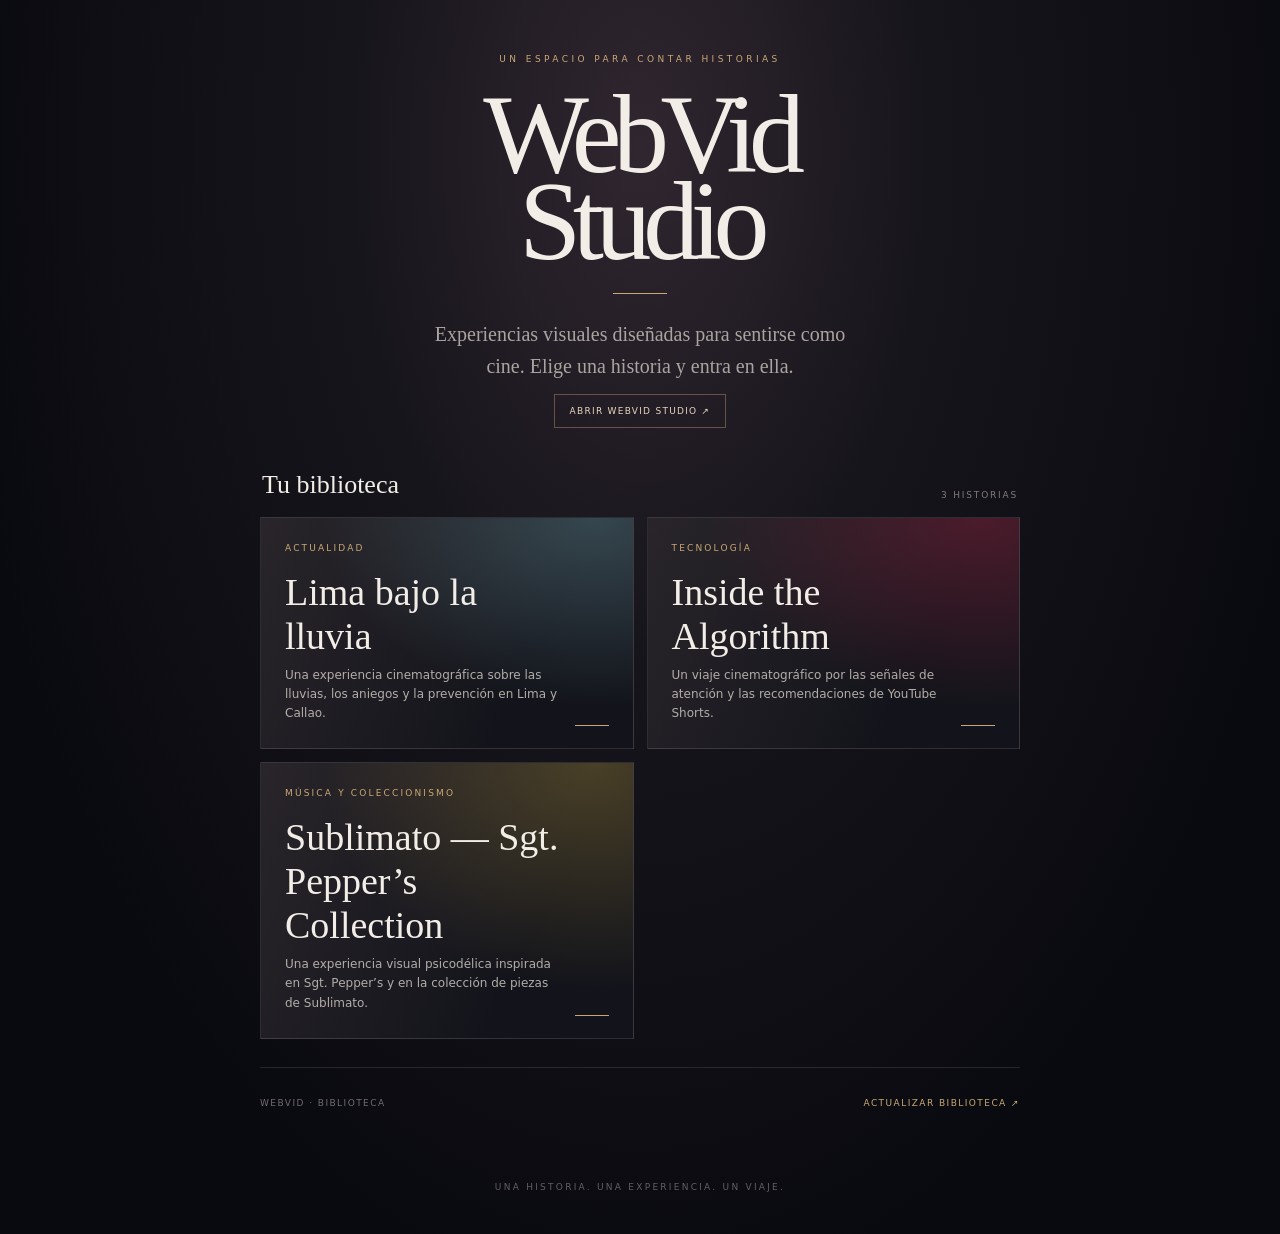
<file: index.html>
<!doctype html>
<html lang="es">
<head>
  <meta charset="utf-8">
  <meta name="viewport" content="width=device-width, initial-scale=1, viewport-fit=cover">
  <meta name="theme-color" content="#090a0f">
  <meta name="description" content="WebVid Studio: historias visuales cinematográficas.">
  <meta name="color-scheme" content="dark">
  <link rel="manifest" href="./manifest.webmanifest">
  <link rel="icon" href="./icon.svg" type="image/svg+xml">
  <link rel="apple-touch-icon" href="./icon.svg">
  <meta name="apple-mobile-web-app-capable" content="yes">
  <meta name="apple-mobile-web-app-status-bar-style" content="black-translucent">
  <title>WebVid Studio</title>
  <style>
    :root{color-scheme:dark;--bg:#090a0f;--paper:#f2eee7;--muted:#aaa4a0;--gold:#c9a875;--line:#ffffff1c}
    *{box-sizing:border-box}
    html{min-height:100%;background:var(--bg);scroll-behavior:smooth}
    body{margin:0;min-height:100svh;color:var(--paper);font-family:Inter,ui-sans-serif,system-ui,-apple-system,sans-serif;background:radial-gradient(ellipse at 50% 12%,#302630 0%,#17151c 32%,var(--bg) 76%);padding:0 20px env(safe-area-inset-bottom)}
    .shell{width:min(100%,760px);margin:0 auto;padding:calc(54px + env(safe-area-inset-top)) 0 42px}
    header{text-align:center;padding:0 8px 42px}
    .eyebrow{font-size:9px;letter-spacing:.38em;text-transform:uppercase;color:var(--gold)}
    h1{font-family:Georgia,'Times New Roman',serif;font-size:clamp(62px,15vw,112px);font-weight:400;letter-spacing:-.075em;line-height:.78;margin:27px 0}
    .rule{height:1px;width:54px;background:var(--gold);margin:0 auto 24px}
    .intro{max-width:430px;margin:auto;color:var(--muted);font-family:Georgia,serif;font-size:clamp(16px,4vw,20px);line-height:1.6}
    .section-head{display:flex;align-items:end;justify-content:space-between;gap:16px;margin:0 2px 17px}
    .section-head h2{font:400 26px Georgia,serif;margin:0}
    .section-head span{font-size:9px;letter-spacing:.2em;text-transform:uppercase;color:#817b7a}
    #library{display:grid;gap:13px}
    .experience{position:relative;display:block;min-height:172px;overflow:hidden;text-decoration:none;color:inherit;border:1px solid var(--line);background:linear-gradient(115deg,#29252a,#13141b 70%);padding:25px 24px;isolation:isolate}
    .experience:before{content:"";position:absolute;z-index:-1;inset:0;background:radial-gradient(ellipse at 90% 0%,var(--accent,#9d7951) 0%,transparent 58%);opacity:.24;transition:opacity .5s,transform .7s}
    .experience:after{content:"";position:absolute;right:24px;bottom:22px;width:34px;height:1px;background:var(--gold);transition:width .4s}
    .experience:active:before{opacity:.4;transform:scale(1.08)}
    .experience:active:after{width:58px}
    .tag{font-size:9px;letter-spacing:.24em;text-transform:uppercase;color:var(--gold)}
    .experience h3{font:400 clamp(27px,7vw,38px) Georgia,serif;margin:17px 0 8px;max-width:85%}
    .experience p{font-size:12px;line-height:1.6;color:#b3ada8;margin:0;max-width:85%}
    .empty{border:1px dashed #ffffff2b;padding:35px 24px;text-align:center;background:#ffffff05}
    .empty .symbol{font:300 38px Georgia,serif;color:var(--gold);margin-bottom:14px}
    .empty h3{font:400 23px Georgia,serif;margin:0 0 9px}
    .empty p{font-size:12px;line-height:1.7;color:var(--muted);max-width:340px;margin:auto}
    .bottom{display:flex;justify-content:space-between;align-items:center;gap:12px;margin-top:28px;padding-top:20px;border-top:1px solid var(--line);color:#716c70;font-size:9px;letter-spacing:.16em;text-transform:uppercase}
    .refresh{border:0;background:none;color:var(--gold);font:inherit;letter-spacing:inherit;text-transform:inherit;padding:10px 0;cursor:pointer}
    .studio-entry{display:inline-block;margin:12px auto 0;padding:11px 15px;border:1px solid #c9a87566;color:#e6d6bd;text-decoration:none;font-size:9px;letter-spacing:.14em;text-transform:uppercase}
    .studio-entry:active{background:#c9a87520}
    .install{display:none;margin:20px auto 0;border:1px solid #c9a87588;background:#c9a87512;color:#f4e7d0;padding:13px 18px;font-size:10px;letter-spacing:.14em;text-transform:uppercase}
    .notice{min-height:16px;margin-top:10px;text-align:center;color:#807b7d;font-size:10px}
    footer{text-align:center;margin-top:38px;color:#625f65;font-size:9px;letter-spacing:.25em;text-transform:uppercase}
    @media(min-width:620px){#library{grid-template-columns:repeat(2,minmax(0,1fr))}.experience{min-height:210px}}
    @media(prefers-reduced-motion:reduce){*,*::before,*::after{scroll-behavior:auto!important;transition:none!important;animation:none!important}}
  </style>
</head>
<body>
  <main class="shell">
    <header>
      <div class="eyebrow">Un espacio para contar historias</div>
      <h1>WebVid<br>Studio</h1>
      <div class="rule"></div>
      <p class="intro">Experiencias visuales diseñadas para sentirse como cine. Elige una historia y entra en ella.</p>
      <button class="install" id="installBtn" type="button">Instalar WebVid</button>
      <a class="studio-entry" href="./studio/">Abrir WebVid Studio ↗</a>
    </header>

    <section aria-labelledby="libraryTitle">
      <div class="section-head">
        <h2 id="libraryTitle">Tu biblioteca</h2>
        <span id="count">Cargando historias</span>
      </div>
      <div id="library" aria-live="polite">
        <div class="empty"><div class="symbol">✳</div><h3>Preparando tus historias</h3><p>Un momento, estamos cargando la biblioteca.</p></div>
      </div>
      <div class="bottom">
        <span>WebVid · Biblioteca</span>
        <button class="refresh" id="refreshBtn" type="button">Actualizar biblioteca ↗</button>
      </div>
      <div class="notice" id="notice" role="status" aria-live="polite"></div>
    </section>
    <footer>Una historia. Una experiencia. Un viaje.</footer>
  </main>
  <script>
    let installPrompt = null;
    const library = document.getElementById("library");
    const count = document.getElementById("count");
    const notice = document.getElementById("notice");
    const installBtn = document.getElementById("installBtn");
    const EXPERIENCE_PATH = /^\.\/experiencias\/[a-z0-9]+(?:-[a-z0-9]+)*\/?$/;

    function safeText(value) {
      return String(value ?? "").replace(/[&<>"']/g, char => ({
        "&": "&amp;", "<": "&lt;", ">": "&gt;", '"': "&quot;", "'": "&#39;"
      })[char]);
    }

    function renderExperiences(items) {
      const valid = Array.isArray(items) ? items.filter(item =>
        item && typeof item.title === "string" && item.title.trim() &&
        typeof item.path === "string" && EXPERIENCE_PATH.test(item.path)
      ) : [];

      count.textContent = valid.length + " " + (valid.length === 1 ? "historia" : "historias");

      if (!valid.length) {
        library.innerHTML = '<div class="empty"><div class="symbol">✳</div><h3>Tu primera historia está por llegar</h3><p>Cuando publiquemos una experiencia nueva, aparecerá automáticamente aquí. Solo tendrás que abrir WebVid y entrar en su historia.</p></div>';
        return;
      }

      library.innerHTML = valid.map(item => {
        const path = safeText(item.path);
        const title = safeText(item.title);
        const description = safeText(item.description || "Una experiencia visual cinematográfica.");
        const category = safeText(item.category || "Experiencia");
        const accent = /^#[0-9a-f]{3,8}$/i.test(item.accent || "") ? item.accent : "#9d7951";
        return '<a class="experience" href="' + path + '" style="--accent:' + accent + '"><div class="tag">' +
          category + '</div><h3>' + title + '</h3><p>' + description + '</p></a>';
      }).join("");
    }

    async function loadLibrary() {
      notice.textContent = "Actualizando…";
      try {
        const response = await fetch("./experiencias.json", { cache: "no-store" });
        if (!response.ok) throw new Error("No se pudo leer la biblioteca");
        const data = await response.json();
        if (!data || !Array.isArray(data.experiences)) throw new Error("Formato de catálogo inválido");
        renderExperiences(data.experiences);
        notice.textContent = navigator.onLine ? "" : "Mostrando la biblioteca guardada sin conexión.";
      } catch (error) {
        count.textContent = "Biblioteca";
        library.innerHTML = '<div class="empty"><div class="symbol">…</div><h3>No pudimos cargar las historias</h3><p>Comprueba tu conexión. Si ya habías abierto WebVid, vuelve a intentarlo para recuperar la biblioteca guardada.</p></div>';
        notice.textContent = "No se pudo actualizar la biblioteca.";
      }
    }

    document.getElementById("refreshBtn").addEventListener("click", loadLibrary);
    window.addEventListener("pageshow", loadLibrary);
    window.addEventListener("online", loadLibrary);
    window.addEventListener("offline", () => {
      notice.textContent = "Estás sin conexión. Se utilizarán los recursos guardados cuando estén disponibles.";
    });

    window.addEventListener("beforeinstallprompt", event => {
      event.preventDefault();
      installPrompt = event;
      installBtn.style.display = "inline-block";
    });

    installBtn.addEventListener("click", async () => {
      if (!installPrompt) return;
      installPrompt.prompt();
      const choice = await installPrompt.userChoice;
      notice.textContent = choice?.outcome === "accepted" ? "WebVid se está instalando." : "Instalación cancelada.";
      installPrompt = null;
      installBtn.style.display = "none";
    });

    if ("serviceWorker" in navigator && location.protocol === "https:") {
      window.addEventListener("load", async () => {
        try {
          const registration = await navigator.serviceWorker.register("./sw.js", { updateViaCache: "none" });
          registration.update().catch(() => {});
        } catch {
          notice.textContent = "La biblioteca funciona, pero no se pudo activar el modo sin conexión.";
        }
      });
    }
  </script>
</body>
</html>
</file>
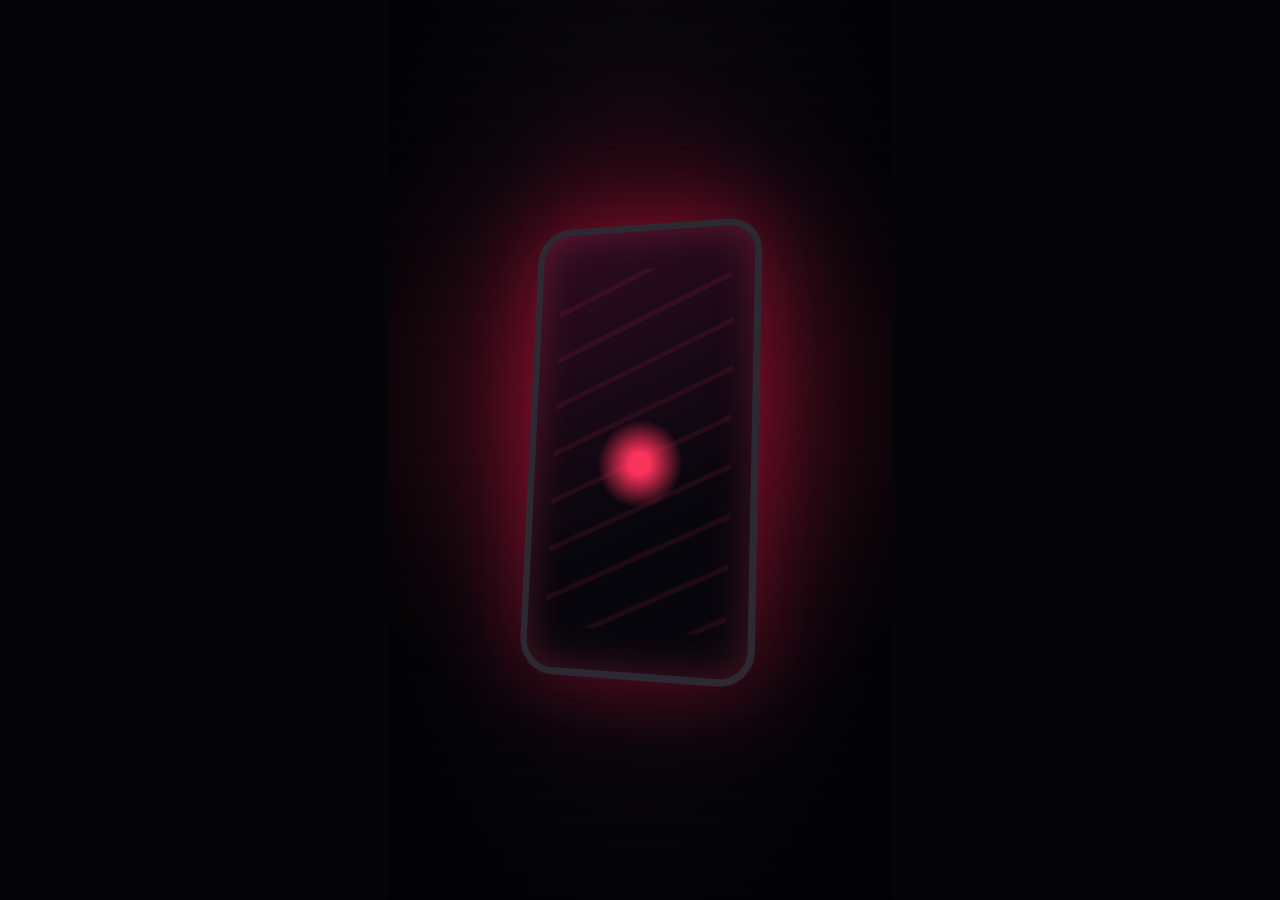
<file: experiencias/inside-the-algorithm/index.html>
<!doctype html><html lang="en"><head><meta charset="utf-8"><meta name="viewport" content="width=device-width,initial-scale=1,viewport-fit=cover,user-scalable=no"><meta name="theme-color" content="#050509"><title>Inside the Algorithm — WebVid</title><link rel="stylesheet" href="styles.css"></head><body><main class="film" aria-label="Silent visual film preview. Swipe up or down to change scene."><section class="scene active" aria-label="Scene 1"><div class="glow"></div><div class="phone"></div></section><section class="scene" aria-label="Scene 2"><div class="glow"></div><div class="river"></div><div class="orbit"></div><div class="orbit orb2"></div><div class="node" style="left:24%;top:30%"></div><div class="node" style="left:70%;top:38%"></div><div class="node" style="left:41%;top:69%"></div></section><section class="scene" aria-label="Scene 3"><div class="glow"></div><div class="tile"></div><div class="tile"></div><div class="tile"></div></section><section class="scene" aria-label="Scene 4"><div class="glow"></div><div class="ring"></div><div class="ring small"></div></section><section class="scene" aria-label="Scene 5"><div class="glow"></div><div class="gridlight"></div><div class="strand"></div><div class="strand"></div><div class="strand"></div></section><section class="scene" aria-label="Scene 6"><div class="glow"></div><div class="spark"></div><div class="halo"></div><div class="halo"></div></section></main><script src="script.js"></script></body></html>
</file>
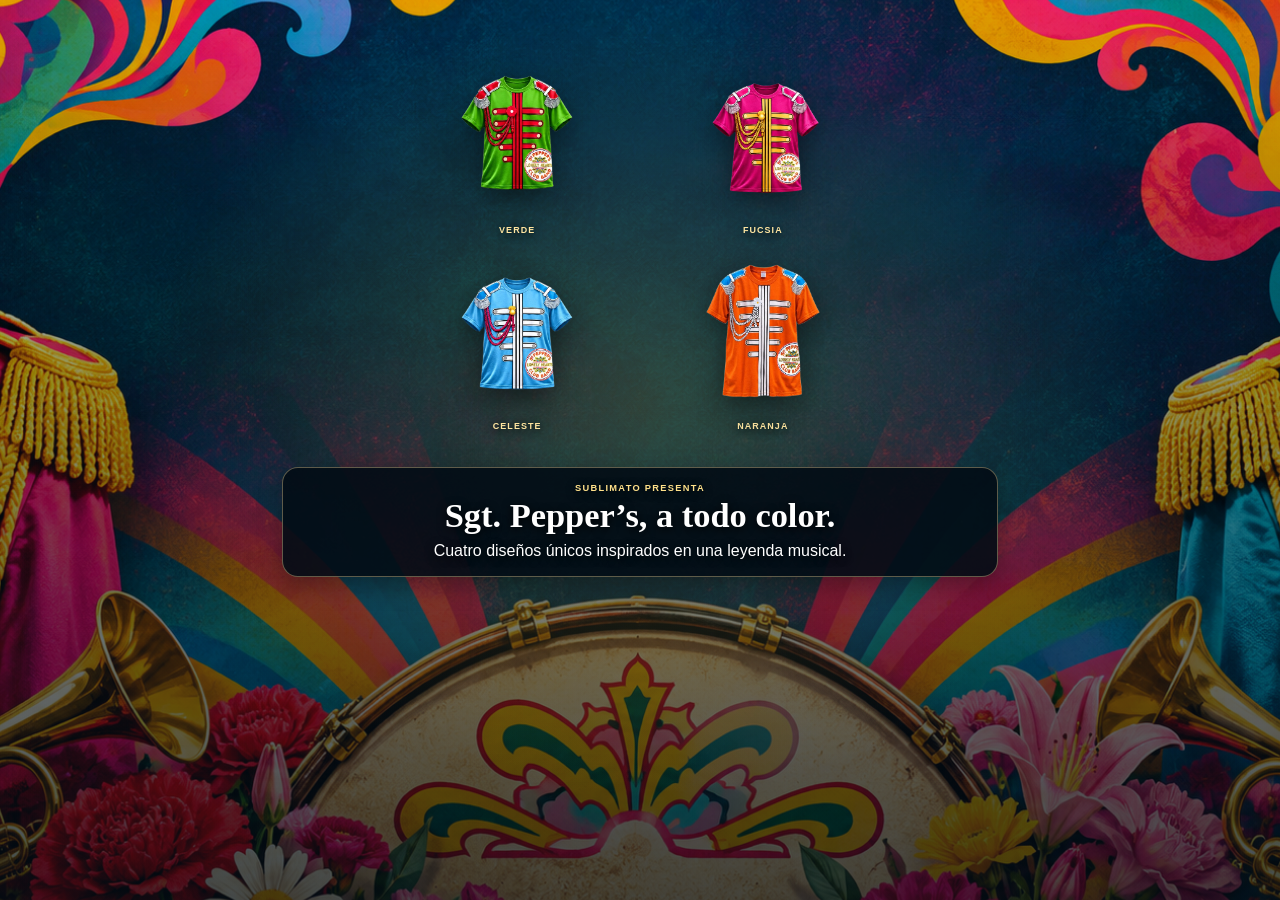
<file: experiencias/sublimato-sgt-peppers/index.html>
<!doctype html>
<html lang="es">
<head>
  <meta charset="utf-8">
  <meta name="viewport" content="width=device-width,initial-scale=1,viewport-fit=cover">
  <meta name="theme-color" content="#071d2a">
  <meta name="description" content="Sgt. Pepper’s Collection de Sublimato. Cuatro polos inspirados en el universo visual de The Beatles.">
  <title>Sgt. Pepper’s Collection — Sublimato</title>
  <link rel="stylesheet" href="styles.css">
</head>
<body>
  <main id="film" aria-label="Sgt. Pepper’s Collection de Sublimato">
    <section class="scene intro-scene active" data-duration="4500" aria-label="Presentación de la colección">
      <div class="psychedelic"></div>
      <div class="intro-glow"></div>
      <div class="intro-products" aria-label="Los cuatro polos de la colección">
        <figure><img src="assets/john-lennon.png" alt="Polo verde Sgt. Pepper's"><figcaption>Verde</figcaption></figure>
        <figure><img src="assets/ringo-starr.png" alt="Polo fucsia Sgt. Pepper's"><figcaption>Fucsia</figcaption></figure>
        <figure><img src="assets/paul-mccartney.png" alt="Polo celeste Sgt. Pepper's"><figcaption>Celeste</figcaption></figure>
        <figure><img src="assets/george-harrison.png" alt="Polo naranja Sgt. Pepper's"><figcaption>Naranja</figcaption></figure>
      </div>
      <div class="copy intro-copy">
        <p class="eyebrow">SUBLIMATO PRESENTA</p>
        <h1>Sgt. Pepper’s, a todo color.</h1>
        <p>Cuatro diseños únicos inspirados en una leyenda musical.</p>
      </div>
    </section>

    <section class="scene product-scene green-scene" data-duration="4500" aria-label="Polo verde">
      <video muted playsinline loop preload="metadata" src="assets/detalle-1.mp4"></video><div class="shade"></div>
      <img class="hero-product" src="assets/john-lennon.png" alt="Polo verde de Sgt. Pepper's">
      <div class="copy product-copy"><p class="eyebrow">DISEÑO VERDE</p><h2>Verde con personalidad.</h2><p>Detalles clásicos. Espíritu rock.</p></div>
    </section>

    <section class="scene product-scene pink-scene" data-duration="15000" aria-label="Polo fucsia">
      <video muted playsinline loop preload="metadata" src="assets/detalle-4.mp4"></video><div class="shade"></div>
      <img class="hero-product" src="assets/ringo-starr.png" alt="Polo fucsia de Sgt. Pepper's">
      <div class="copy product-copy"><p class="eyebrow">DISEÑO FUCSIA</p><h2>Fucsia que roba miradas.</h2><p>Brillo dorado y actitud propia.</p></div>
    </section>

    <section class="scene product-scene blue-scene" data-duration="15000" aria-label="Polo celeste">
      <video muted playsinline loop preload="metadata" src="assets/detalle-3.mp4"></video><div class="shade"></div>
      <img class="hero-product" src="assets/paul-mccartney.png" alt="Polo celeste de Sgt. Pepper's">
      <div class="copy product-copy"><p class="eyebrow">DISEÑO CELESTE</p><h2>Celeste, fresco y original.</h2><p>Un diseño lleno de detalles.</p></div>
    </section>

    <section class="scene product-scene orange-scene" data-duration="15000" aria-label="Polo naranja">
      <video muted playsinline loop preload="metadata" src="assets/detalle-2.mp4"></video><div class="shade"></div>
      <img class="hero-product" src="assets/george-harrison.png" alt="Polo naranja de Sgt. Pepper's">
      <div class="copy product-copy"><p class="eyebrow">DISEÑO NARANJA</p><h2>Naranja con fuerza.</h2><p>Contraste vibrante, estilo legendario.</p></div>
    </section>

    <section class="scene collection-scene" data-duration="4500" aria-label="Cierre de la colección">
      <div class="psychedelic finale-bg"></div><div class="final-glow"></div>
      <div class="final-products">
        <img src="assets/john-lennon.png" alt="Polo verde">
        <img src="assets/ringo-starr.png" alt="Polo fucsia">
        <img src="assets/paul-mccartney.png" alt="Polo celeste">
        <img src="assets/george-harrison.png" alt="Polo naranja">
      </div>
      <div class="copy final-copy"><p class="eyebrow">SGT. PEPPER’S COLLECTION · SUBLIMATO</p><h2>Cuatro colores.<br>Una historia que llevar.</h2><p>Elige tu favorito. Últimas unidades disponibles.</p></div>
    </section>
  </main>
  <script src="script.js" defer></script>
</body>
</html>
</file>
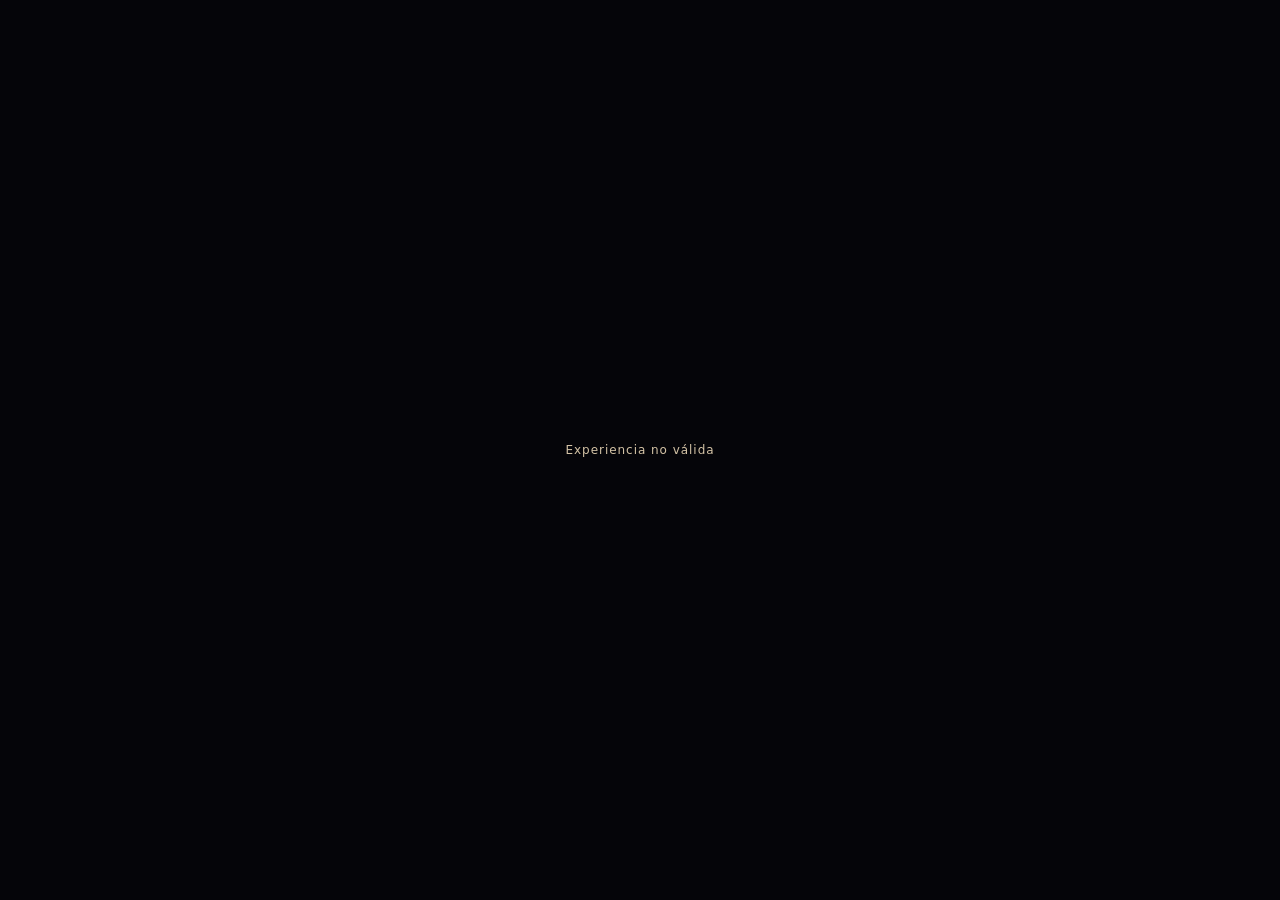
<file: studio/render.html>
<!doctype html>
<html lang="es">
<head>
  <meta charset="utf-8">
  <meta name="viewport" content="width=device-width, initial-scale=1, viewport-fit=cover">
  <meta name="theme-color" content="#050509">
  <meta name="description" content="Lienzo de render WebVid Studio">
  <title>Render · WebVid Studio</title>
  <link rel="stylesheet" href="./render.css">
</head>
<body>
  <main class="stage" id="stage">
    <iframe id="experienceFrame" title="Lienzo de render WebVid" allow="fullscreen"></iframe>
  </main>
  <div class="loading" id="loading">Preparando experiencia…</div>
  <script type="module" src="./render.mjs"></script>
</body>
</html>
</file>
<file: experiencias/inside-the-algorithm/styles.css>
*{box-sizing:border-box}html,body{margin:0;width:100%;height:100%;overflow:hidden;background:#050509;touch-action:none}body{display:grid;place-items:center}.film{width:min(100vw,56.25vh);height:min(100vh,177.7778vw);position:relative;overflow:hidden;background:#050509;isolation:isolate}.scene{position:absolute;inset:0;opacity:0;visibility:hidden;transition:opacity .65s ease,visibility .65s;overflow:hidden;background:radial-gradient(ellipse at 50% 42%,#2b0715,#08050b 48%,#020205 80%)}.scene.active{opacity:1;visibility:visible}.scene:before{content:"";position:absolute;inset:-20%;background:repeating-linear-gradient(0deg,transparent 0 4px,#fff1 5px 6px);opacity:.11;pointer-events:none}.glow{position:absolute;width:70%;aspect-ratio:1;border-radius:50%;background:#ed173b;filter:blur(90px);opacity:.32;left:15%;top:25%;animation:breathe 7s ease-in-out infinite alternate}.phone{position:absolute;width:47%;height:51%;left:26.5%;top:24%;border:7px solid #2d2932;border-radius:35px;background:linear-gradient(155deg,#310c22,#08060d 65%);box-shadow:0 0 90px #ff164b55,inset 0 0 40px #f13a5544;transform:perspective(900px) rotateY(-16deg) rotateX(7deg);animation:approach 11s ease-in-out infinite alternate}.phone:after{content:"";position:absolute;inset:9%;border-radius:20px;background:radial-gradient(circle at 50% 55%,#fa335b 0 5%,transparent 20%),repeating-linear-gradient(155deg,transparent 0 38px,#ff3b5a18 40px 44px)}.beam{position:absolute;left:50%;top:50%;width:2px;height:90%;transform-origin:top;background:linear-gradient(#ff517e,transparent);box-shadow:0 0 18px #ff235d;opacity:.65}.orbit{position:absolute;left:50%;top:50%;width:48%;aspect-ratio:1;border:1px solid #ff426b88;border-radius:50%;transform:translate(-50%,-50%) rotateX(65deg);box-shadow:0 0 35px #ff2e5733;animation:spin 12s linear infinite}.orb2{width:78%;animation-direction:reverse;animation-duration:18s}.node{position:absolute;width:13px;aspect-ratio:1;border-radius:50%;background:#ff4b70;box-shadow:0 0 23px #ff164e;animation:pulse 2.5s ease-in-out infinite alternate}.tile{position:absolute;width:43%;height:29%;border:1px solid #f45b7755;border-radius:19px;background:linear-gradient(145deg,#441129b0,#0c0712c9);box-shadow:0 0 45px #ff225522;transform:perspective(600px) rotateY(-15deg) rotateX(8deg);animation:float 7s ease-in-out infinite alternate}.tile:nth-of-type(3){left:7%;top:16%;opacity:.3;transform:scale(.75)}.tile:nth-of-type(4){right:8%;top:33%;border-color:#ff668a;box-shadow:0 0 85px #fa194b99;animation-delay:-2s}.tile:nth-of-type(5){left:12%;bottom:10%;opacity:.25;animation-delay:-4s}.river{position:absolute;inset:-25%;background:repeating-conic-gradient(from 0deg at 50% 50%,transparent 0deg 11deg,#ff325c38 12deg 13deg,transparent 14deg 22deg);filter:blur(3px);animation:spin 26s linear infinite}.ring{position:absolute;left:50%;top:50%;width:55%;aspect-ratio:1;border:15px solid #ff315a;border-left-color:#ff315a22;border-bottom-color:#ff315a22;border-radius:50%;transform:translate(-50%,-50%) rotate(-30deg);filter:drop-shadow(0 0 20px #e92256);animation:spin 8s linear infinite}.ring.small{width:29%;border-width:7px;animation-direction:reverse}.gridlight{position:absolute;inset:0;background:radial-gradient(circle at 20% 24%,#ff446c 0 4px,transparent 5px),radial-gradient(circle at 78% 31%,#ff446c 0 7px,transparent 8px),radial-gradient(circle at 38% 70%,#ff446c 0 5px,transparent 6px),radial-gradient(circle at 83% 79%,#ff446c 0 3px,transparent 4px);filter:drop-shadow(0 0 12px #ff2d5b);animation:breathe 6s infinite alternate}.strand{position:absolute;width:120%;height:2px;left:-10%;top:50%;background:linear-gradient(90deg,transparent,#ff5079,transparent);box-shadow:0 0 25px #ff2c59;transform:rotate(-25deg);animation:float 7s infinite alternate}.strand:nth-child(4){transform:rotate(37deg);top:35%}.strand:nth-child(5){transform:rotate(75deg);top:62%}.spark{position:absolute;left:50%;top:47%;width:18%;aspect-ratio:1;transform:translate(-50%,-50%);border-radius:50%;background:#fff3f5;box-shadow:0 0 30px #fff,0 0 90px 40px #ff315f,0 0 180px 90px #e10b4333;animation:breathe 5s infinite alternate}.halo{position:absolute;left:50%;top:47%;width:50%;aspect-ratio:1;transform:translate(-50%,-50%);border:1px solid #ff8ba4aa;border-radius:50%;box-shadow:0 0 55px #ff235b88;animation:expand 6s infinite}.halo:nth-of-type(3){animation-delay:-3s}.scene.active .moving{animation-play-state:running}@keyframes breathe{to{opacity:.75;scale:1.16}}@keyframes approach{to{transform:perspective(900px) rotateY(12deg) rotateX(-4deg) scale(1.12)}}@keyframes spin{to{transform:translate(-50%,-50%) rotate(360deg)}}@keyframes pulse{to{opacity:.25;scale:1.5}}@keyframes float{to{translate:0 -8%;opacity:.85}}@keyframes expand{0%{scale:.65;opacity:0}50%{opacity:1}100%{scale:1.7;opacity:0}}@media(prefers-reduced-motion:reduce){*,*:before,*:after{animation-duration:20s!important;transition-duration:.1s!important}}

/* Studio preview mode: deterministic scene selection and animation seeking. */
html.webvid-studio-preview,html.webvid-studio-preview body{width:100%;height:100%;overflow:hidden}
html.webvid-studio-preview .scene{transition:none!important}
html.webvid-studio-preview *,html.webvid-studio-preview *::before,html.webvid-studio-preview *::after{animation-play-state:paused!important;transition:none!important}
</file>
<file: experiencias/sublimato-sgt-peppers/styles.css>
*{box-sizing:border-box}
:root{color-scheme:dark}
html,body{margin:0;width:100%;height:100%;overflow:hidden;background:#071d2a}
body{font-family:Georgia,"Times New Roman",serif;overscroll-behavior:none}
#film{position:relative;width:100%;height:100vh;height:100dvh;min-height:100%;overflow:hidden;background:#071d2a;isolation:isolate;touch-action:none}
.scene{position:absolute;inset:0;overflow:hidden;opacity:0;visibility:hidden;pointer-events:none;transition:opacity .42s ease,visibility 0s linear .42s}
.scene.active{opacity:1;visibility:visible;pointer-events:auto;transition:opacity .42s ease,visibility 0s}
.psychedelic{position:absolute;inset:-3%;background:linear-gradient(180deg,rgba(4,15,24,.08),rgba(4,15,24,.48)),url("assets/psychedelic-bg.png") center/cover no-repeat;filter:saturate(1.15)}
.intro-glow,.final-glow{position:absolute;inset:0;background:radial-gradient(ellipse at 50% 45%,rgba(255,211,59,.18),transparent 56%),linear-gradient(180deg,rgba(3,12,20,.05),rgba(3,12,20,.5))}
.copy{position:absolute;z-index:10;left:9%;right:9%;top:54%;transform:translateY(-50%);max-height:23svh;overflow:hidden;text-align:center;color:#fff;text-shadow:0 2px 10px #000;background:rgba(3,13,22,.9);border:1px solid rgba(255,226,160,.36);border-radius:16px;padding:clamp(8px,1.8vh,15px) clamp(12px,3vw,20px);box-shadow:0 8px 24px rgba(0,0,0,.3)}
.copy h1,.copy h2{margin:.12em 0 .2em;font-size:clamp(1.25rem,5vw,2.15rem);line-height:1.04;font-weight:700;text-wrap:balance}
.copy p:not(.eyebrow){margin:.25em auto 0;max-width:34rem;font-family:Arial,sans-serif;font-size:clamp(.78rem,2.9vw,1rem);line-height:1.25}
.eyebrow{font:700 .58rem/1.2 Arial,sans-serif;letter-spacing:.14em;color:#ffe18a;margin:0 0 .25rem}
.intro-products{position:absolute;z-index:3;top:8%;left:9%;width:82%;height:37%;display:grid;grid-template-columns:1fr 1fr;grid-template-rows:1fr 1fr;gap:1%;align-items:center;justify-items:center}
.intro-products figure{width:100%;height:100%;min-width:0;min-height:0;margin:0;display:flex;flex-direction:column;align-items:center;justify-content:center}
.intro-products img{display:block;width:100%;height:calc(100% - .8rem);object-fit:contain;object-position:center;filter:drop-shadow(0 8px 14px rgba(0,0,0,.48))}
.intro-products figcaption{font:700 .56rem/1 Arial,sans-serif;letter-spacing:.12em;text-transform:uppercase;color:#ffe6a1;text-shadow:0 2px 8px #000;margin-top:.1rem}
.intro-copy{top:57%}
.product-scene video{position:absolute;inset:0;width:100%;height:100%;object-fit:cover;filter:brightness(.3) saturate(.8)}
.shade{position:absolute;inset:0;background:linear-gradient(180deg,rgba(3,14,22,.25),rgba(3,14,22,.18) 45%,rgba(3,14,22,.65))}
.hero-product{position:absolute;z-index:3;left:50%;top:9%;transform:translateX(-50%);display:block;width:min(84vw,620px);height:39%;object-fit:contain;object-position:center;filter:drop-shadow(0 16px 24px rgba(0,0,0,.55));animation:productIn .7s ease both}
.product-copy{top:56%}
.product-scene:after{content:"";position:absolute;z-index:2;left:50%;top:34%;transform:translate(-50%,-50%);width:85vw;height:85vw;border-radius:50%;background:radial-gradient(circle,var(--glow),transparent 68%);filter:blur(14px);pointer-events:none}
.green-scene{--glow:rgba(53,183,92,.24)}.pink-scene{--glow:rgba(237,63,145,.25)}.blue-scene{--glow:rgba(101,184,232,.25)}.orange-scene{--glow:rgba(255,118,44,.25)}
.final-products{position:absolute;z-index:3;top:8%;left:9%;width:82%;height:37%;display:grid;grid-template-columns:1fr 1fr;grid-template-rows:1fr 1fr;gap:1%;align-items:center;justify-items:center}
.final-products img{display:block;width:100%;height:100%;object-fit:contain;object-position:center;filter:drop-shadow(0 8px 14px rgba(0,0,0,.5))}
.final-copy{top:57%}
@keyframes productIn{from{opacity:0;transform:translate(-50%,2%) scale(.96)}to{opacity:1;transform:translate(-50%,0) scale(1)}}
@media(orientation:landscape){.intro-products,.final-products{left:31%;width:38%;height:43%;top:5%}.copy{left:22%;right:22%;top:58%;max-height:28svh}.hero-product{top:5%;height:44%;width:min(48vw,680px)}}
@media(max-height:700px) and (orientation:portrait){.intro-products,.final-products{top:5%;height:34%}.copy{top:53%;max-height:25svh;padding:7px 10px}.copy h1,.copy h2{font-size:clamp(1.12rem,4.6vw,1.65rem)}.copy p:not(.eyebrow){font-size:clamp(.72rem,2.6vw,.9rem)}.hero-product{top:5%;height:37%}.product-copy{top:54%}}
@media(prefers-reduced-motion:reduce){.scene{transition:opacity .15s linear,visibility 0s linear .15s}.scene.active{transition:opacity .15s linear,visibility 0s}}
</file>
<file: studio/render.css>
*{box-sizing:border-box}
html,body{width:100%;height:100%;margin:0;overflow:hidden;background:#050509}
body{display:grid;place-items:center}
.stage{position:absolute;inset:0;margin:auto;width:min(100vw,56.25vh);height:min(100vh,177.7777778vw);aspect-ratio:9/16;background:#050509;overflow:hidden}
.stage iframe{display:block;width:100%;height:100%;border:0;background:#050509}
.loading{position:fixed;inset:0;display:grid;place-items:center;color:#d4c3a6;background:#050509;font:12px system-ui;letter-spacing:.08em;pointer-events:none}
.loading[hidden]{display:none}
</file>
